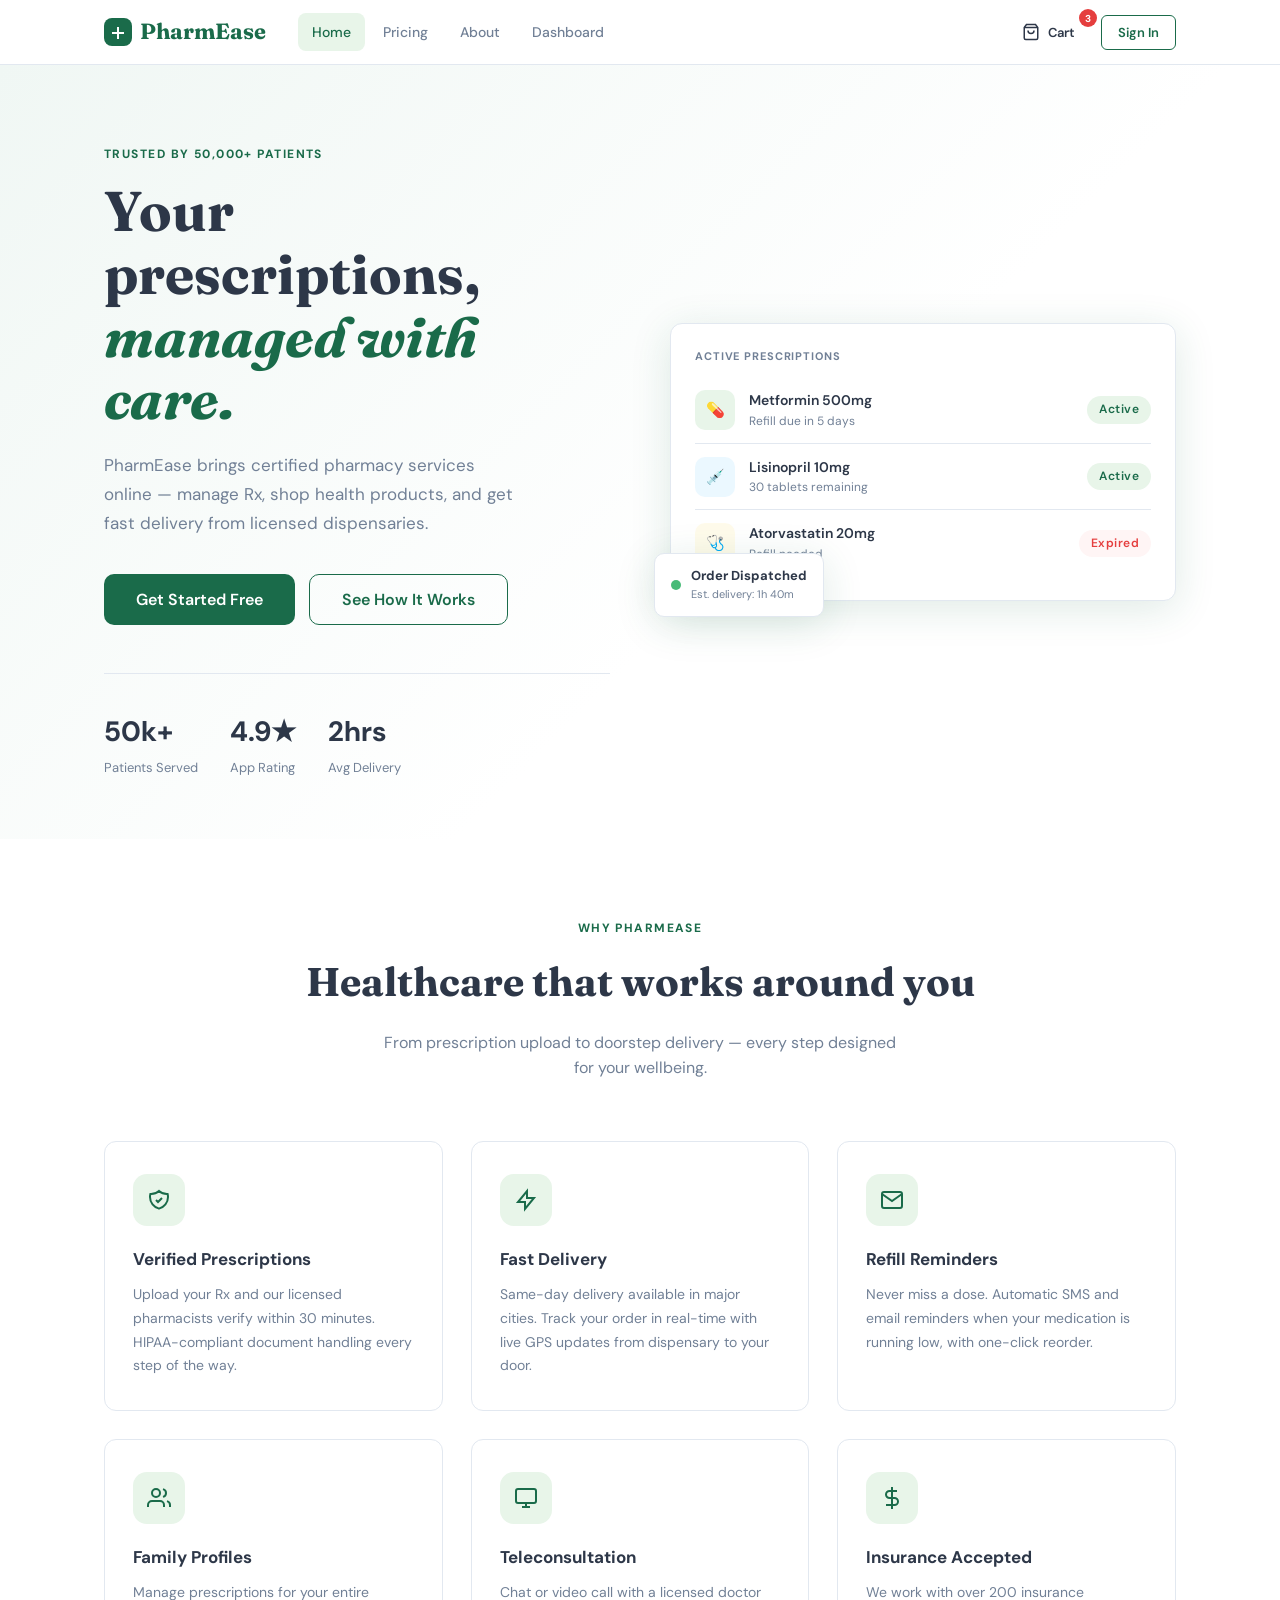
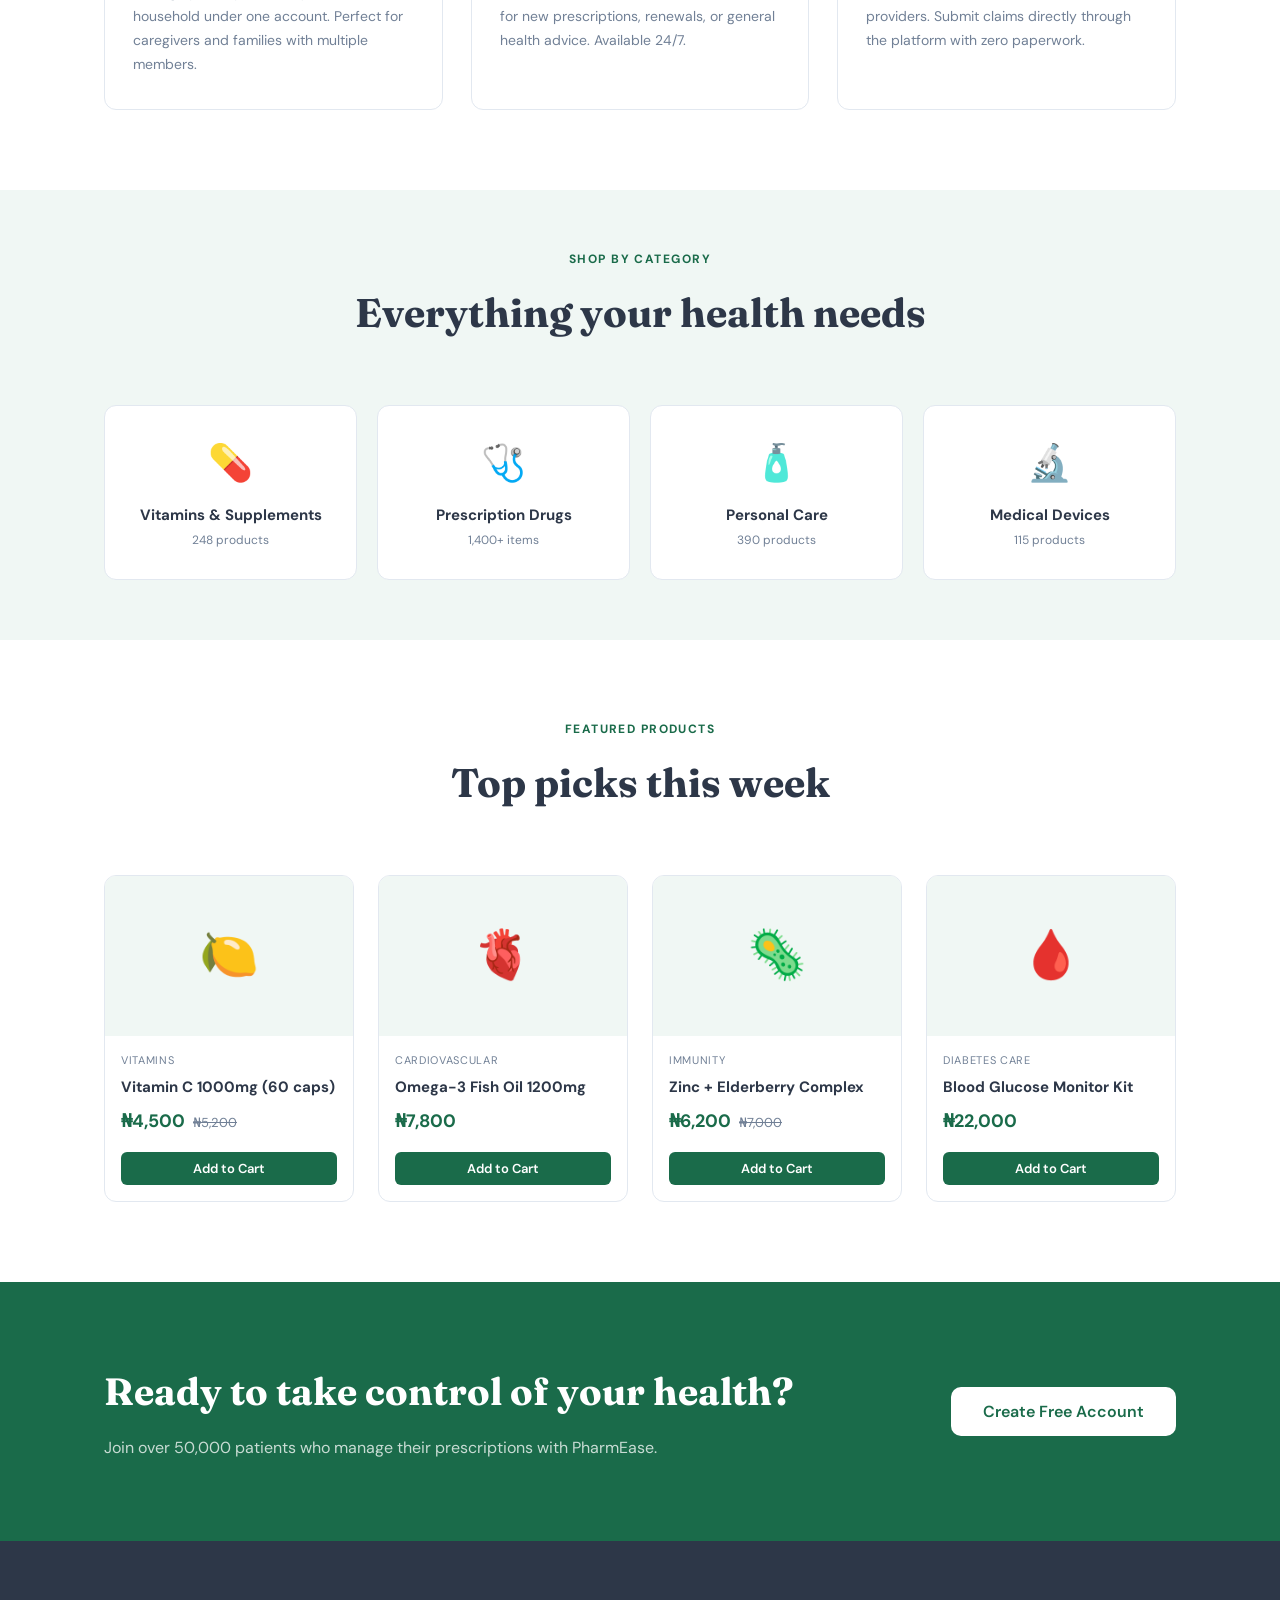
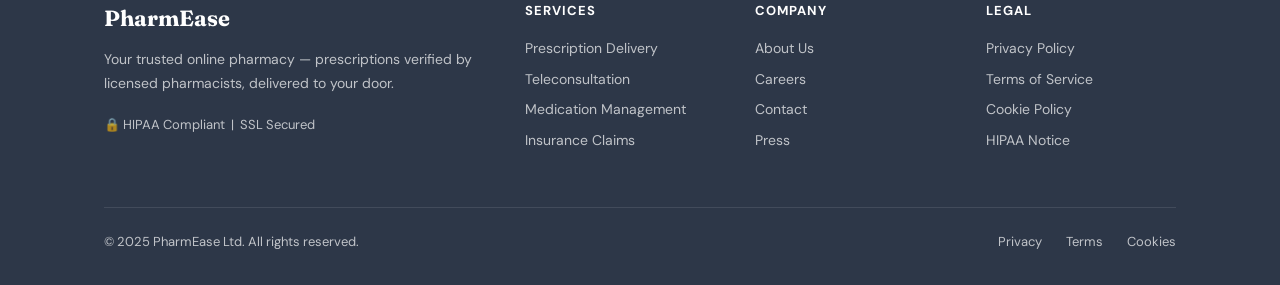
<file: index.html>
<!DOCTYPE html>
<html lang="en">

<head>
  <meta charset="UTF-8" />
  <meta name="viewport" content="width=device-width, initial-scale=1.0" />
  <title>PharmEase — Your Health, Delivered</title>
  <meta name="description" content="PharmEase: Prescription management and health products delivered to your door." />
  <link rel="preconnect" href="https://fonts.googleapis.com" />
  <link
    href="https://fonts.googleapis.com/css2?family=DM+Sans:wght@300;400;500;600;700&family=Fraunces:ital,wght@0,300;0,700;1,300&display=swap"
    rel="stylesheet" />
  <link rel="stylesheet" href="style.css" />
</head>

<body>

  <!-- ═══════════════ NAV ═══════════════ -->
  <nav class="nav" role="navigation" aria-label="Main navigation">
    <div class="container nav-inner">
      <a class="nav-logo" href="#" onclick="showPage('home')">
        <svg width="28" height="28" viewBox="0 0 28 28" fill="none" xmlns="http://www.w3.org/2000/svg">
          <rect width="28" height="28" rx="8" fill="#1A6B4A" />
          <path d="M8 14h5v-5h2v5h5v2h-5v5h-2v-5H8v-2z" fill="white" />
        </svg>
        PharmEase
      </a>
      <div class="nav-links" role="list">
        <a href="#" role="listitem" class="active" id="nav-home"
          onclick="showPage('home');setActiveNav('home')">Home</a>
        <a href="#" role="listitem" id="nav-pricing" onclick="showPage('pricing');setActiveNav('pricing')">Pricing</a>
        <a href="#" role="listitem" id="nav-about" onclick="showPage('about');setActiveNav('about')">About</a>
        <a href="#" role="listitem" id="nav-dashboard"
          onclick="showPage('dashboard');setActiveNav('dashboard')">Dashboard</a>
      </div>
      <div class="nav-actions">
        <button class="btn btn-ghost btn-sm cart-btn"
          onclick="showToast('Cart feature — connect to backend!','warning')" aria-label="View cart">
          <svg width="18" height="18" fill="none" stroke="currentColor" stroke-width="2" viewBox="0 0 24 24">
            <path d="M6 2L3 6v14a2 2 0 002 2h14a2 2 0 002-2V6l-3-4z" />
            <line x1="3" y1="6" x2="21" y2="6" />
            <path d="M16 10a4 4 0 01-8 0" />
          </svg>
          Cart
          <span class="cart-count" id="cartCount">3</span>
        </button>
        <button class="btn btn-outline btn-sm" onclick="showPage('auth');setActiveNav('')">Sign In</button>
        <div class="nav-avatar" title="Jane D." id="userAvatar" style="display:none">JD</div>
      </div>
    </div>
  </nav>

  <!-- ═══════════════ HOME PAGE ═══════════════ -->
  <main id="page-home" class="page active">

    <!-- HERO -->
    <section class="hero" aria-labelledby="hero-title">
      <div class="container hero-inner">
        <div>
          <p class="hero-eyebrow">Trusted by 50,000+ patients</p>
          <h1 id="hero-title" class="hero-title">Your prescriptions,<br><em>managed with care.</em></h1>
          <p class="hero-sub">PharmEase brings certified pharmacy services online — manage Rx, shop health products, and
            get fast delivery from licensed dispensaries.</p>
          <div class="hero-ctas">
            <button class="btn btn-primary btn-lg" onclick="showPage('auth')">Get Started Free</button>
            <button class="btn btn-outline btn-lg" onclick="scrollToSection('features')">See How It Works</button>
          </div>
          <div class="hero-stats">
            <div class="hero-stat"><strong>50k+</strong><span>Patients Served</span></div>
            <div class="hero-stat"><strong>4.9★</strong><span>App Rating</span></div>
            <div class="hero-stat"><strong>2hrs</strong><span>Avg Delivery</span></div>
          </div>
        </div>
        <div class="hero-visual" aria-hidden="true">
          <div class="hero-card">
            <div class="hero-card-label">Active Prescriptions</div>
            <div class="rx-item">
              <div class="rx-icon rx-icon-green">💊</div>
              <div class="rx-info">
                <div class="rx-name">Metformin 500mg</div>
                <div class="rx-sub">Refill due in 5 days</div>
              </div>
              <span class="badge badge-green">Active</span>
            </div>
            <div class="rx-item">
              <div class="rx-icon rx-icon-blue">💉</div>
              <div class="rx-info">
                <div class="rx-name">Lisinopril 10mg</div>
                <div class="rx-sub">30 tablets remaining</div>
              </div>
              <span class="badge badge-green">Active</span>
            </div>
            <div class="rx-item">
              <div class="rx-icon rx-icon-yellow">🩺</div>
              <div class="rx-info">
                <div class="rx-name">Atorvastatin 20mg</div>
                <div class="rx-sub">Refill needed</div>
              </div>
              <span class="badge badge-red">Expired</span>
            </div>
          </div>
          <div class="floating-badge">
            <div class="dot"></div>
            <div>
              <div style="font-size:13px;font-weight:700">Order Dispatched</div>
              <div style="font-size:11px;color:var(--muted)">Est. delivery: 1h 40m</div>
            </div>
          </div>
        </div>
      </div>
    </section>

    <!-- FEATURES -->
    <section class="features" id="features" aria-labelledby="feat-title">
      <div class="container">
        <div class="section-header">
          <p class="section-eyebrow">Why PharmEase</p>
          <h2 id="feat-title" class="section-title">Healthcare that works around you</h2>
          <p class="section-sub">From prescription upload to doorstep delivery — every step designed for your wellbeing.
          </p>
        </div>
        <div class="features-grid">
          <div class="feature-card">
            <div class="feature-icon">
              <svg width="24" height="24" fill="none" stroke="#1A6B4A" stroke-width="2" viewBox="0 0 24 24">
                <path
                  d="M9 12l2 2 4-4m5.618-4.016A11.955 11.955 0 0112 2.944a11.955 11.955 0 01-8.618 3.04A12.02 12.02 0 003 9c0 5.591 3.824 10.29 9 11.622 5.176-1.332 9-6.03 9-11.622 0-1.042-.133-2.052-.382-3.016z" />
              </svg>
            </div>
            <h3 class="feature-title">Verified Prescriptions</h3>
            <p class="feature-text">Upload your Rx and our licensed pharmacists verify within 30 minutes.
              HIPAA-compliant document handling every step of the way.</p>
          </div>
          <div class="feature-card">
            <div class="feature-icon">
              <svg width="24" height="24" fill="none" stroke="#1A6B4A" stroke-width="2" viewBox="0 0 24 24">
                <path d="M13 10V3L4 14h7v7l9-11h-7z" />
              </svg>
            </div>
            <h3 class="feature-title">Fast Delivery</h3>
            <p class="feature-text">Same-day delivery available in major cities. Track your order in real-time with live
              GPS updates from dispensary to your door.</p>
          </div>
          <div class="feature-card">
            <div class="feature-icon">
              <svg width="24" height="24" fill="none" stroke="#1A6B4A" stroke-width="2" viewBox="0 0 24 24">
                <path d="M4 4h16c1.1 0 2 .9 2 2v12c0 1.1-.9 2-2 2H4c-1.1 0-2-.9-2-2V6c0-1.1.9-2 2-2z" />
                <polyline points="22,6 12,13 2,6" />
              </svg>
            </div>
            <h3 class="feature-title">Refill Reminders</h3>
            <p class="feature-text">Never miss a dose. Automatic SMS and email reminders when your medication is running
              low, with one-click reorder.</p>
          </div>
          <div class="feature-card">
            <div class="feature-icon">
              <svg width="24" height="24" fill="none" stroke="#1A6B4A" stroke-width="2" viewBox="0 0 24 24">
                <path d="M17 21v-2a4 4 0 00-4-4H5a4 4 0 00-4 4v2" />
                <circle cx="9" cy="7" r="4" />
                <path d="M23 21v-2a4 4 0 00-3-3.87" />
                <path d="M16 3.13a4 4 0 010 7.75" />
              </svg>
            </div>
            <h3 class="feature-title">Family Profiles</h3>
            <p class="feature-text">Manage prescriptions for your entire household under one account. Perfect for
              caregivers and families with multiple members.</p>
          </div>
          <div class="feature-card">
            <div class="feature-icon">
              <svg width="24" height="24" fill="none" stroke="#1A6B4A" stroke-width="2" viewBox="0 0 24 24">
                <rect x="2" y="3" width="20" height="14" rx="2" ry="2" />
                <line x1="8" y1="21" x2="16" y2="21" />
                <line x1="12" y1="17" x2="12" y2="21" />
              </svg>
            </div>
            <h3 class="feature-title">Teleconsultation</h3>
            <p class="feature-text">Chat or video call with a licensed doctor for new prescriptions, renewals, or
              general health advice. Available 24/7.</p>
          </div>
          <div class="feature-card">
            <div class="feature-icon">
              <svg width="24" height="24" fill="none" stroke="#1A6B4A" stroke-width="2" viewBox="0 0 24 24">
                <line x1="12" y1="1" x2="12" y2="23" />
                <path d="M17 5H9.5a3.5 3.5 0 000 7h5a3.5 3.5 0 010 7H6" />
              </svg>
            </div>
            <h3 class="feature-title">Insurance Accepted</h3>
            <p class="feature-text">We work with over 200 insurance providers. Submit claims directly through the
              platform with zero paperwork.</p>
          </div>
        </div>
      </div>
    </section>

    <!-- CATEGORIES -->
    <section class="categories" aria-labelledby="cat-title">
      <div class="container">
        <div class="section-header">
          <p class="section-eyebrow">Shop by Category</p>
          <h2 id="cat-title" class="section-title">Everything your health needs</h2>
        </div>
        <div class="categories-grid">
          <div class="cat-card" role="button" tabindex="0" onclick="showToast('Browse Vitamins & Supplements')">
            <div class="cat-icon">💊</div>
            <div class="cat-name">Vitamins & Supplements</div>
            <div class="cat-count">248 products</div>
          </div>
          <div class="cat-card" role="button" tabindex="0" onclick="showToast('Browse Prescription Drugs')">
            <div class="cat-icon">🩺</div>
            <div class="cat-name">Prescription Drugs</div>
            <div class="cat-count">1,400+ items</div>
          </div>
          <div class="cat-card" role="button" tabindex="0" onclick="showToast('Browse Personal Care')">
            <div class="cat-icon">🧴</div>
            <div class="cat-name">Personal Care</div>
            <div class="cat-count">390 products</div>
          </div>
          <div class="cat-card" role="button" tabindex="0" onclick="showToast('Browse Medical Devices')">
            <div class="cat-icon">🔬</div>
            <div class="cat-name">Medical Devices</div>
            <div class="cat-count">115 products</div>
          </div>
        </div>
      </div>
    </section>

    <!-- PRODUCTS -->
    <section class="products-section" aria-labelledby="prod-title">
      <div class="container">
        <div class="section-header">
          <p class="section-eyebrow">Featured Products</p>
          <h2 id="prod-title" class="section-title">Top picks this week</h2>
        </div>
        <div class="products-grid">
          <div class="product-card">
            <div class="product-img">🍋</div>
            <div class="product-body">
              <div class="product-cat">Vitamins</div>
              <div class="product-name">Vitamin C 1000mg (60 caps)</div>
              <div><span class="product-price">₦4,500</span><span class="product-old">₦5,200</span></div>
            </div>
            <div class="product-footer">
              <button class="btn btn-primary btn-sm" style="flex:1" onclick="addToCart()">Add to Cart</button>
            </div>
          </div>
          <div class="product-card">
            <div class="product-img">🫀</div>
            <div class="product-body">
              <div class="product-cat">Cardiovascular</div>
              <div class="product-name">Omega-3 Fish Oil 1200mg</div>
              <div><span class="product-price">₦7,800</span></div>
            </div>
            <div class="product-footer">
              <button class="btn btn-primary btn-sm" style="flex:1" onclick="addToCart()">Add to Cart</button>
            </div>
          </div>
          <div class="product-card">
            <div class="product-img">🦠</div>
            <div class="product-body">
              <div class="product-cat">Immunity</div>
              <div class="product-name">Zinc + Elderberry Complex</div>
              <div><span class="product-price">₦6,200</span><span class="product-old">₦7,000</span></div>
            </div>
            <div class="product-footer">
              <button class="btn btn-primary btn-sm" style="flex:1" onclick="addToCart()">Add to Cart</button>
            </div>
          </div>
          <div class="product-card">
            <div class="product-img">🩸</div>
            <div class="product-body">
              <div class="product-cat">Diabetes Care</div>
              <div class="product-name">Blood Glucose Monitor Kit</div>
              <div><span class="product-price">₦22,000</span></div>
            </div>
            <div class="product-footer">
              <button class="btn btn-primary btn-sm" style="flex:1" onclick="addToCart()">Add to Cart</button>
            </div>
          </div>
        </div>
      </div>
    </section>

    <!-- CTA BANNER -->
    <section class="cta-banner" aria-label="Call to action">
      <div class="container cta-inner">
        <div>
          <h2 class="cta-title">Ready to take control of your health?</h2>
          <p class="cta-sub">Join over 50,000 patients who manage their prescriptions with PharmEase.</p>
        </div>
        <div style="display:flex;gap:14px;flex-shrink:0">
          <button class="btn btn-white btn-lg" onclick="showPage('auth')">Create Free Account</button>
        </div>
      </div>
    </section>

    <!-- FOOTER -->
    <footer class="footer" role="contentinfo">
      <div class="container">
        <div class="footer-grid">
          <div>
            <div class="footer-brand">PharmEase</div>
            <p class="footer-desc">Your trusted online pharmacy — prescriptions verified by licensed pharmacists,
              delivered to your door.</p>
            <p style="font-size:13px">🔒 HIPAA Compliant &nbsp;|&nbsp; SSL Secured</p>
          </div>
          <div>
            <div class="footer-col-title">Services</div>
            <a class="footer-link" href="#">Prescription Delivery</a>
            <a class="footer-link" href="#">Teleconsultation</a>
            <a class="footer-link" href="#">Medication Management</a>
            <a class="footer-link" href="#">Insurance Claims</a>
          </div>
          <div>
            <div class="footer-col-title">Company</div>
            <a class="footer-link" href="#" onclick="showPage('about')">About Us</a>
            <a class="footer-link" href="#">Careers</a>
            <a class="footer-link" href="#" onclick="showPage('about')">Contact</a>
            <a class="footer-link" href="#">Press</a>
          </div>
          <div>
            <div class="footer-col-title">Legal</div>
            <a class="footer-link" href="#">Privacy Policy</a>
            <a class="footer-link" href="#">Terms of Service</a>
            <a class="footer-link" href="#">Cookie Policy</a>
            <a class="footer-link" href="#">HIPAA Notice</a>
          </div>
        </div>
        <div class="footer-bottom">
          <span>© 2025 PharmEase Ltd. All rights reserved.</span>
          <div class="footer-legal">
            <a href="#">Privacy</a>
            <a href="#">Terms</a>
            <a href="#">Cookies</a>
          </div>
        </div>
      </div>
    </footer>
  </main>

  <!-- ═══════════════ AUTH PAGE ═══════════════ -->
  <div id="page-auth" class="page">
    <div class="auth-page">
      <div class="auth-card" role="main">
        <div class="auth-tabs" role="tablist" aria-label="Authentication options">
          <button class="auth-tab active" role="tab" aria-selected="true" id="tab-login"
            onclick="switchAuthTab('login')">Sign In</button>
          <button class="auth-tab" role="tab" aria-selected="false" id="tab-register"
            onclick="switchAuthTab('register')">Register</button>
        </div>
        <div class="auth-body">

          <!-- LOGIN -->
          <div class="auth-panel active" id="panel-login">
            <h1 class="auth-title">Welcome back</h1>
            <p class="auth-sub">Sign in to manage your prescriptions and orders.</p>
            <div>
              <div class="form-group">
                <label class="form-label" for="login-email">Email address</label>
                <div class="input-group">
                  <svg class="input-icon" width="16" height="16" fill="none" stroke="currentColor" stroke-width="2"
                    viewBox="0 0 24 24">
                    <path d="M4 4h16c1.1 0 2 .9 2 2v12c0 1.1-.9 2-2 2H4c-1.1 0-2-.9-2-2V6c0-1.1.9-2 2-2z" />
                    <polyline points="22,6 12,13 2,6" />
                  </svg>
                  <input type="email" id="login-email" class="form-input" placeholder="you@example.com"
                    autocomplete="email" aria-required="true" />
                </div>
              </div>
              <div class="form-group">
                <label class="form-label" for="login-password">Password <a href="#"
                    style="float:right;font-size:12px;color:var(--green)">Forgot password?</a></label>
                <div class="input-group">
                  <svg class="input-icon" width="16" height="16" fill="none" stroke="currentColor" stroke-width="2"
                    viewBox="0 0 24 24">
                    <rect x="3" y="11" width="18" height="11" rx="2" ry="2" />
                    <path d="M7 11V7a5 5 0 0110 0v4" />
                  </svg>
                  <input type="password" id="login-password" class="form-input" placeholder="••••••••"
                    autocomplete="current-password" aria-required="true" />
                  <button class="password-toggle" onclick="togglePw('login-password')" type="button"
                    aria-label="Show password">👁</button>
                </div>
              </div>
              <div class="form-check" style="margin-bottom:20px">
                <input type="checkbox" id="remember" />
                <label for="remember">Remember me on this device</label>
              </div>
              <button class="btn btn-primary" style="width:100%" onclick="handleLogin()">Sign In</button>
            </div>
            <div class="divider">or continue with</div>
            <button class="social-btn" onclick="showToast('Google OAuth — connect to backend!','warning')">
              <svg width="18" height="18" viewBox="0 0 24 24">
                <path fill="#4285F4"
                  d="M22.56 12.25c0-.78-.07-1.53-.2-2.25H12v4.26h5.92c-.26 1.37-1.04 2.53-2.21 3.31v2.77h3.57c2.08-1.92 3.28-4.74 3.28-8.09z" />
                <path fill="#34A853"
                  d="M12 23c2.97 0 5.46-.98 7.28-2.66l-3.57-2.77c-.98.66-2.23 1.06-3.71 1.06-2.86 0-5.29-1.93-6.16-4.53H2.18v2.84C3.99 20.53 7.7 23 12 23z" />
                <path fill="#FBBC05"
                  d="M5.84 14.09c-.22-.66-.35-1.36-.35-2.09s.13-1.43.35-2.09V7.07H2.18C1.43 8.55 1 10.22 1 12s.43 3.45 1.18 4.93l2.85-2.22.81-.62z" />
                <path fill="#EA4335"
                  d="M12 5.38c1.62 0 3.06.56 4.21 1.64l3.15-3.15C17.45 2.09 14.97 1 12 1 7.7 1 3.99 3.47 2.18 7.07l3.66 2.84c.87-2.6 3.3-4.53 6.16-4.53z" />
              </svg>
              Continue with Google
            </button>
            <div class="security-note">
              <svg width="16" height="16" fill="none" stroke="currentColor" stroke-width="2" viewBox="0 0 24 24">
                <path d="M12 22s8-4 8-10V5l-8-3-8 3v7c0 6 8 10 8 10z" />
              </svg>
              Your data is encrypted with AES-256 and protected under HIPAA regulations.
            </div>
          </div>

          <!-- REGISTER -->
          <div class="auth-panel" id="panel-register">
            <h1 class="auth-title">Create account</h1>
            <p class="auth-sub">Join PharmEase — it's free to get started.</p>
            <div class="form-row">
              <div class="form-group">
                <label class="form-label" for="reg-fname">First Name</label>
                <input type="text" id="reg-fname" class="form-input" placeholder="Jane" autocomplete="given-name"
                  aria-required="true" />
              </div>
              <div class="form-group">
                <label class="form-label" for="reg-lname">Last Name</label>
                <input type="text" id="reg-lname" class="form-input" placeholder="Doe" autocomplete="family-name"
                  aria-required="true" />
              </div>
            </div>
            <div class="form-group">
              <label class="form-label" for="reg-email">Email address</label>
              <input type="email" id="reg-email" class="form-input" placeholder="you@example.com" autocomplete="email"
                aria-required="true" />
            </div>
            <div class="form-group">
              <label class="form-label" for="reg-phone">Phone Number</label>
              <input type="tel" id="reg-phone" class="form-input" placeholder="+234 800 000 0000" autocomplete="tel" />
            </div>
            <div class="form-group">
              <label class="form-label" for="reg-password">Password</label>
              <div class="input-group">
                <svg class="input-icon" width="16" height="16" fill="none" stroke="currentColor" stroke-width="2"
                  viewBox="0 0 24 24">
                  <rect x="3" y="11" width="18" height="11" rx="2" ry="2" />
                  <path d="M7 11V7a5 5 0 0110 0v4" />
                </svg>
                <input type="password" id="reg-password" class="form-input" placeholder="Min. 8 characters"
                  autocomplete="new-password" aria-required="true" />
                <button class="password-toggle" onclick="togglePw('reg-password')" type="button"
                  aria-label="Show password">👁</button>
              </div>
              <div id="pw-strength"
                style="margin-top:6px;height:4px;border-radius:2px;background:var(--border);overflow:hidden">
                <div id="pw-fill" style="height:100%;width:0%;background:var(--green);transition:width .3s"></div>
              </div>
            </div>
            <div class="form-check" style="margin-bottom:20px">
              <input type="checkbox" id="terms" aria-required="true" />
              <label for="terms">I agree to the <a href="#" style="color:var(--green)">Terms of Service</a> and <a
                  href="#" style="color:var(--green)">Privacy Policy</a></label>
            </div>
            <button class="btn btn-primary" style="width:100%" onclick="handleRegister()">Create Account</button>
            <div class="security-note">
              <svg width="16" height="16" fill="none" stroke="currentColor" stroke-width="2" viewBox="0 0 24 24">
                <path d="M12 22s8-4 8-10V5l-8-3-8 3v7c0 6 8 10 8 10z" />
              </svg>
              HIPAA-compliant registration. We never sell your health data.
            </div>
          </div>
        </div>
      </div>
    </div>
  </div>

  <!-- ═══════════════ DASHBOARD ═══════════════ -->
  <div id="page-dashboard" class="page">
    <div class="dashboard-layout">
      <!-- SIDEBAR -->
      <aside class="sidebar" aria-label="Dashboard navigation">
        <div class="sidebar-section">
          <div class="sidebar-label">Overview</div>
          <div class="sidebar-link active" onclick="switchDashPanel('overview')" tabindex="0" role="button">
            <svg width="18" height="18" fill="none" stroke="currentColor" stroke-width="2" viewBox="0 0 24 24">
              <rect x="3" y="3" width="7" height="7" />
              <rect x="14" y="3" width="7" height="7" />
              <rect x="14" y="14" width="7" height="7" />
              <rect x="3" y="14" width="7" height="7" />
            </svg>
            Dashboard
          </div>
          <div class="sidebar-link" onclick="switchDashPanel('prescriptions');showPage('prescriptions')" tabindex="0"
            role="button">
            <svg width="18" height="18" fill="none" stroke="currentColor" stroke-width="2" viewBox="0 0 24 24">
              <path
                d="M9 12l2 2 4-4m5.618-4.016A11.955 11.955 0 0112 2.944a11.955 11.955 0 01-8.618 3.04A12.02 12.02 0 003 9c0 5.591 3.824 10.29 9 11.622 5.176-1.332 9-6.03 9-11.622 0-1.042-.133-2.052-.382-3.016z" />
            </svg>
            Prescriptions
            <span class="sidebar-badge">2</span>
          </div>
          <div class="sidebar-link" onclick="showToast('Orders page — connect to backend!')" tabindex="0" role="button">
            <svg width="18" height="18" fill="none" stroke="currentColor" stroke-width="2" viewBox="0 0 24 24">
              <path d="M6 2L3 6v14a2 2 0 002 2h14a2 2 0 002-2V6l-3-4z" />
              <line x1="3" y1="6" x2="21" y2="6" />
              <path d="M16 10a4 4 0 01-8 0" />
            </svg>
            Orders
          </div>
          <div class="sidebar-link" onclick="showToast('Messages — connect to backend!')" tabindex="0" role="button">
            <svg width="18" height="18" fill="none" stroke="currentColor" stroke-width="2" viewBox="0 0 24 24">
              <path d="M21 15a2 2 0 01-2 2H7l-4 4V5a2 2 0 012-2h14a2 2 0 012 2z" />
            </svg>
            Messages
            <span class="sidebar-badge">3</span>
          </div>
        </div>
        <div class="sidebar-section">
          <div class="sidebar-label">Account</div>
          <div class="sidebar-link" onclick="showToast('Profile — connect to backend!')" tabindex="0" role="button">
            <svg width="18" height="18" fill="none" stroke="currentColor" stroke-width="2" viewBox="0 0 24 24">
              <path d="M20 21v-2a4 4 0 00-4-4H8a4 4 0 00-4 4v2" />
              <circle cx="12" cy="7" r="4" />
            </svg>
            Profile
          </div>
          <div class="sidebar-link" onclick="showToast('Settings — connect to backend!')" tabindex="0" role="button">
            <svg width="18" height="18" fill="none" stroke="currentColor" stroke-width="2" viewBox="0 0 24 24">
              <circle cx="12" cy="12" r="3" />
              <path
                d="M19.4 15a1.65 1.65 0 00.33 1.82l.06.06a2 2 0 010 2.83 2 2 0 01-2.83 0l-.06-.06a1.65 1.65 0 00-1.82-.33 1.65 1.65 0 00-1 1.51V21a2 2 0 01-4 0v-.09A1.65 1.65 0 009 19.4a1.65 1.65 0 00-1.82.33l-.06.06a2 2 0 01-2.83 0 2 2 0 010-2.83l.06-.06A1.65 1.65 0 004.68 15a1.65 1.65 0 00-1.51-1H3a2 2 0 010-4h.09A1.65 1.65 0 004.6 9a1.65 1.65 0 00-.33-1.82l-.06-.06a2 2 0 010-2.83 2 2 0 012.83 0l.06.06A1.65 1.65 0 009 4.68a1.65 1.65 0 001-1.51V3a2 2 0 014 0v.09a1.65 1.65 0 001 1.51 1.65 1.65 0 001.82-.33l.06-.06a2 2 0 012.83 0 2 2 0 010 2.83l-.06.06A1.65 1.65 0 0019.4 9a1.65 1.65 0 001.51 1H21a2 2 0 010 4h-.09a1.65 1.65 0 00-1.51 1z" />
            </svg>
            Settings
          </div>
          <div class="sidebar-link" style="color:var(--red)" onclick="handleLogout()" tabindex="0" role="button">
            <svg width="18" height="18" fill="none" stroke="currentColor" stroke-width="2" viewBox="0 0 24 24">
              <path d="M9 21H5a2 2 0 01-2-2V5a2 2 0 012-2h4" />
              <polyline points="16 17 21 12 16 7" />
              <line x1="21" y1="12" x2="9" y2="12" />
            </svg>
            Sign Out
          </div>
        </div>
      </aside>

      <!-- MAIN CONTENT -->
      <div class="dash-main" role="main">
        <div class="dash-header">
          <div>
            <div class="dash-greeting">Good morning, Jane 👋</div>
            <div class="dash-sub">Here's what's happening with your health today.</div>
          </div>
          <button class="btn btn-primary" onclick="showPage('prescriptions')">
            <svg width="16" height="16" fill="none" stroke="currentColor" stroke-width="2" viewBox="0 0 24 24">
              <line x1="12" y1="5" x2="12" y2="19" />
              <line x1="5" y1="12" x2="19" y2="12" />
            </svg>
            Upload Rx
          </button>
        </div>

        <div class="stats-row">
          <div class="stat-card">
            <div class="stat-label">Active Rx</div>
            <div class="stat-val" style="color:var(--green)">4</div>
            <div class="stat-delta delta-up">↑ 1 new this month</div>
          </div>
          <div class="stat-card">
            <div class="stat-label">Pending Orders</div>
            <div class="stat-val" style="color:var(--blue)">2</div>
            <div class="stat-delta" style="color:var(--muted)">Est. delivery today</div>
          </div>
          <div class="stat-card">
            <div class="stat-label">Refills Due</div>
            <div class="stat-val" style="color:var(--yellow)">1</div>
            <div class="stat-delta delta-down">⚠ Within 5 days</div>
          </div>
          <div class="stat-card">
            <div class="stat-label">Total Spent</div>
            <div class="stat-val">₦42k</div>
            <div class="stat-delta delta-up">↑ vs last month</div>
          </div>
        </div>

        <div class="dash-grid">
          <div class="dash-card">
            <div class="dash-card-title">
              Recent Orders
              <button class="btn btn-ghost btn-sm" onclick="showToast('Full orders page — connect to backend!')">View
                All</button>
            </div>
            <div class="order-list">
              <div class="order-row">
                <div class="order-icon">💊</div>
                <div class="order-meta">
                  <div class="order-name">Metformin 500mg × 60</div>
                  <div class="order-detail">Order #ORD-7821 · Jun 20, 2025</div>
                </div>
                <span class="badge badge-green">Delivered</span>
                <div class="order-price">₦8,400</div>
              </div>
              <div class="order-row">
                <div class="order-icon">🧴</div>
                <div class="order-meta">
                  <div class="order-name">Vitamin C 1000mg + Zinc</div>
                  <div class="order-detail">Order #ORD-7819 · Jun 18, 2025</div>
                </div>
                <span class="badge badge-yellow">In Transit</span>
                <div class="order-price">₦6,200</div>
              </div>
              <div class="order-row">
                <div class="order-icon">🩺</div>
                <div class="order-meta">
                  <div class="order-name">Blood Pressure Monitor</div>
                  <div class="order-detail">Order #ORD-7805 · Jun 14, 2025</div>
                </div>
                <span class="badge badge-green">Delivered</span>
                <div class="order-price">₦22,000</div>
              </div>
            </div>
          </div>

          <div class="dash-card">
            <div class="dash-card-title">Quick Actions</div>
            <div class="quick-list">
              <div class="quick-item">
                <div class="quick-item-dot"></div>
                <div class="quick-item-text">Refill Lisinopril 10mg</div>
                <button class="btn btn-primary btn-sm" onclick="showToast('Refill added to cart!')">Refill</button>
              </div>
              <div class="quick-item">
                <div class="quick-item-dot" style="background:var(--yellow)"></div>
                <div class="quick-item-text">Upload new Rx</div>
                <button class="btn btn-outline btn-sm" onclick="showPage('prescriptions')">Upload</button>
              </div>
              <div class="quick-item">
                <div class="quick-item-dot" style="background:var(--blue)"></div>
                <div class="quick-item-text">Book teleconsult</div>
                <button class="btn btn-ghost btn-sm" onclick="showToast('Booking — connect to backend!')">Book</button>
              </div>
              <div class="quick-item">
                <div class="quick-item-dot" style="background:var(--muted)"></div>
                <div class="quick-item-text">Track Order #7819</div>
                <button class="btn btn-ghost btn-sm"
                  onclick="showToast('Live tracking — connect to backend!')">Track</button>
              </div>
            </div>
          </div>
        </div>
      </div>
    </div>
  </div>

  <!-- ═══════════════ PRESCRIPTIONS PAGE ═══════════════ -->
  <div id="page-prescriptions" class="page">
    <div class="dashboard-layout">
      <aside class="sidebar" aria-label="Prescription navigation">
        <div class="sidebar-section">
          <div class="sidebar-label">Overview</div>
          <div class="sidebar-link" onclick="showPage('dashboard')" tabindex="0" role="button">
            <svg width="18" height="18" fill="none" stroke="currentColor" stroke-width="2" viewBox="0 0 24 24">
              <rect x="3" y="3" width="7" height="7" />
              <rect x="14" y="3" width="7" height="7" />
              <rect x="14" y="14" width="7" height="7" />
              <rect x="3" y="14" width="7" height="7" />
            </svg>
            Dashboard
          </div>
          <div class="sidebar-link active" tabindex="0" role="button">
            <svg width="18" height="18" fill="none" stroke="currentColor" stroke-width="2" viewBox="0 0 24 24">
              <path
                d="M9 12l2 2 4-4m5.618-4.016A11.955 11.955 0 0112 2.944a11.955 11.955 0 01-8.618 3.04A12.02 12.02 0 003 9c0 5.591 3.824 10.29 9 11.622 5.176-1.332 9-6.03 9-11.622 0-1.042-.133-2.052-.382-3.016z" />
            </svg>
            Prescriptions
            <span class="sidebar-badge">2</span>
          </div>
          <div class="sidebar-link" onclick="showToast('Orders — connect to backend!')" tabindex="0" role="button">
            <svg width="18" height="18" fill="none" stroke="currentColor" stroke-width="2" viewBox="0 0 24 24">
              <path d="M6 2L3 6v14a2 2 0 002 2h14a2 2 0 002-2V6l-3-4z" />
              <line x1="3" y1="6" x2="21" y2="6" />
              <path d="M16 10a4 4 0 01-8 0" />
            </svg>
            Orders
          </div>
        </div>
      </aside>

      <div class="rx-page" role="main">
        <div class="dash-header">
          <div>
            <div class="dash-greeting">Prescription Management</div>
            <div class="dash-sub">Track, upload, and refill your prescriptions.</div>
          </div>
          <button class="btn btn-primary" onclick="openModal()">
            <svg width="16" height="16" fill="none" stroke="currentColor" stroke-width="2" viewBox="0 0 24 24">
              <line x1="12" y1="5" x2="12" y2="19" />
              <line x1="5" y1="12" x2="19" y2="12" />
            </svg>
            New Prescription
          </button>
        </div>

        <!-- UPLOAD ZONE -->
        <div class="upload-zone" id="uploadZone" ondragover="dragOver(event)" ondragleave="dragLeave(event)"
          ondrop="dropFile(event)" onclick="document.getElementById('fileInput').click()" role="button" tabindex="0"
          aria-label="Upload prescription file">
          <div class="upload-icon">📋</div>
          <div class="upload-title">Upload your prescription</div>
          <div class="upload-sub">Drag & drop PDF/JPG or <strong style="color:var(--green)">click to browse</strong> ·
            Max 10MB</div>
          <div class="upload-sub" style="margin-top:4px;font-size:11px;color:var(--muted)">🔒 End-to-end encrypted ·
            HIPAA compliant</div>
        </div>
        <input type="file" id="fileInput" style="display:none" accept=".pdf,.jpg,.jpeg,.png"
          onchange="handleFileSelect(event)" />
        <div class="uploaded-files" id="uploadedFiles"></div>

        <!-- RX TOOLBAR -->
        <div class="rx-toolbar">
          <div class="rx-search">
            <svg class="rx-search-icon" width="16" height="16" fill="none" stroke="currentColor" stroke-width="2"
              viewBox="0 0 24 24">
              <circle cx="11" cy="11" r="8" />
              <line x1="21" y1="21" x2="16.65" y2="16.65" />
            </svg>
            <input type="text" placeholder="Search prescriptions…" oninput="filterRx(this.value)"
              aria-label="Search prescriptions" />
          </div>
          <select class="rx-filter" onchange="showToast('Filter applied: '+this.value)" aria-label="Filter by status">
            <option>All Status</option>
            <option>Active</option>
            <option>Expired</option>
            <option>Pending Verification</option>
          </select>
          <select class="rx-filter" aria-label="Sort by">
            <option>Sort: Newest</option>
            <option>Sort: A–Z</option>
            <option>Sort: Expiry</option>
          </select>
        </div>

        <!-- RX CARDS — signature capsule progress bars -->
        <div class="rx-cards" id="rxCards">
          <div class="rx-card" data-name="metformin">
            <div class="rx-card-head">
              <div>
                <div class="rx-card-name">Metformin 500mg</div>
                <div style="font-size:12px;color:var(--muted)">Dr. Amaka Obi · Lagos Clinic</div>
              </div>
              <span class="badge badge-green">Active</span>
            </div>
            <div class="rx-card-body">
              <div class="rx-detail-row"><span>Dosage</span><span>500mg twice daily</span></div>
              <div class="rx-detail-row"><span>Prescribed</span><span>Jun 1, 2025</span></div>
              <div class="rx-detail-row"><span>Expires</span><span>Dec 1, 2025</span></div>
              <div class="rx-detail-row"><span>Refills Left</span><span>4 of 6</span></div>
              <div class="capsule-track" title="42 of 60 tablets remaining" aria-label="42 of 60 tablets remaining">
                <div class="capsule-fill" style="width:70%"></div>
              </div>
              <div class="capsule-labels"><span>0 tablets</span><span>42 left</span><span>60 tablets</span></div>
            </div>
            <div class="rx-actions">
              <button class="btn btn-primary btn-sm" style="flex:1"
                onclick="showToast('Refill added to cart! 🛒')">Refill Now</button>
              <button class="btn btn-outline btn-sm"
                onclick="showToast('Rx details — connect to backend!')">Details</button>
            </div>
          </div>

          <div class="rx-card" data-name="lisinopril">
            <div class="rx-card-head">
              <div>
                <div class="rx-card-name">Lisinopril 10mg</div>
                <div style="font-size:12px;color:var(--muted)">Dr. Chidi Nwosu · Heart Clinic</div>
              </div>
              <span class="badge badge-yellow">Refill Soon</span>
            </div>
            <div class="rx-card-body">
              <div class="rx-detail-row"><span>Dosage</span><span>10mg once daily</span></div>
              <div class="rx-detail-row"><span>Prescribed</span><span>May 15, 2025</span></div>
              <div class="rx-detail-row"><span>Expires</span><span>Nov 15, 2025</span></div>
              <div class="rx-detail-row"><span>Refills Left</span><span>2 of 3</span></div>
              <div class="capsule-track" title="8 of 30 tablets remaining" aria-label="8 of 30 tablets remaining">
                <div class="capsule-fill"
                  style="width:27%;background:linear-gradient(90deg,var(--yellow) 0%,#F6AD55 100%)"></div>
              </div>
              <div class="capsule-labels"><span>0 tablets</span><span>8 left</span><span>30 tablets</span></div>
            </div>
            <div class="rx-actions">
              <button class="btn btn-primary btn-sm" style="flex:1"
                onclick="showToast('Refill added to cart! 🛒')">Refill Now</button>
              <button class="btn btn-outline btn-sm"
                onclick="showToast('Rx details — connect to backend!')">Details</button>
            </div>
          </div>

          <div class="rx-card" data-name="atorvastatin">
            <div class="rx-card-head">
              <div>
                <div class="rx-card-name">Atorvastatin 20mg</div>
                <div style="font-size:12px;color:var(--muted)">Dr. Ngozi Eze · General Hospital</div>
              </div>
              <span class="badge badge-red">Expired</span>
            </div>
            <div class="rx-card-body">
              <div class="rx-detail-row"><span>Dosage</span><span>20mg at bedtime</span></div>
              <div class="rx-detail-row"><span>Prescribed</span><span>Jan 10, 2025</span></div>
              <div class="rx-detail-row"><span>Expired</span><span style="color:var(--red)">Jun 10, 2025</span></div>
              <div class="rx-detail-row"><span>Refills Left</span><span>0 of 2</span></div>
              <div class="capsule-track" title="0 of 30 tablets remaining">
                <div class="capsule-fill" style="width:0%;background:var(--red)"></div>
              </div>
              <div class="capsule-labels"><span>0 tablets</span><span>0 left</span><span>30 tablets</span></div>
            </div>
            <div class="rx-actions">
              <button class="btn btn-outline btn-sm" style="flex:1"
                onclick="showToast('Renewal request sent to your doctor!')">Request Renewal</button>
              <button class="btn btn-ghost btn-sm" onclick="openModal()">New Rx</button>
            </div>
          </div>
        </div>
      </div>
    </div>
  </div>

  <!-- ═══════════════ PRICING PAGE ═══════════════ -->
  <div id="page-pricing" class="page">
    <section class="pricing-page">
      <div class="container">
        <div class="section-header">
          <p class="section-eyebrow">Transparent Pricing</p>
          <h1 class="section-title">Plans that fit your health journey</h1>
          <p class="section-sub">No hidden fees. Cancel anytime. Your health, your pace.</p>
        </div>

        <div class="billing-toggle" role="group" aria-label="Billing period">
          <span class="billing-label">Monthly</span>
          <div class="toggle-track" id="billingToggle" onclick="toggleBilling()" role="switch" tabindex="0"
            aria-checked="false" aria-label="Switch to annual billing">
            <div class="toggle-thumb"></div>
          </div>
          <span class="billing-label">Annual <span class="billing-save">Save 20%</span></span>
        </div>

        <div class="plans-grid">
          <div class="plan-card">
            <div class="plan-name">Basic</div>
            <div class="plan-price" id="price-basic">₦0<span class="plan-period">/mo</span></div>
            <p class="plan-desc">Perfect for individuals managing a few prescriptions with standard delivery.</p>
            <div class="plan-features">
              <div class="plan-feature"><svg width="16" height="16" fill="none" stroke="currentColor" stroke-width="2.5"
                  viewBox="0 0 24 24">
                  <polyline points="20 6 9 17 4 12" />
                </svg>Up to 3 active prescriptions</div>
              <div class="plan-feature"><svg width="16" height="16" fill="none" stroke="currentColor" stroke-width="2.5"
                  viewBox="0 0 24 24">
                  <polyline points="20 6 9 17 4 12" />
                </svg>Standard delivery (3–5 days)</div>
              <div class="plan-feature"><svg width="16" height="16" fill="none" stroke="currentColor" stroke-width="2.5"
                  viewBox="0 0 24 24">
                  <polyline points="20 6 9 17 4 12" />
                </svg>Email refill reminders</div>
              <div class="plan-feature off"><svg width="16" height="16" fill="none" stroke="currentColor"
                  stroke-width="2.5" viewBox="0 0 24 24">
                  <line x1="18" y1="6" x2="6" y2="18" />
                  <line x1="6" y1="6" x2="18" y2="18" />
                </svg>Same-day delivery</div>
              <div class="plan-feature off"><svg width="16" height="16" fill="none" stroke="currentColor"
                  stroke-width="2.5" viewBox="0 0 24 24">
                  <line x1="18" y1="6" x2="6" y2="18" />
                  <line x1="6" y1="6" x2="18" y2="18" />
                </svg>Teleconsultation</div>
              <div class="plan-feature off"><svg width="16" height="16" fill="none" stroke="currentColor"
                  stroke-width="2.5" viewBox="0 0 24 24">
                  <line x1="18" y1="6" x2="6" y2="18" />
                  <line x1="6" y1="6" x2="18" y2="18" />
                </svg>Family profiles</div>
            </div>
            <button class="btn btn-outline" style="width:100%" onclick="showPage('auth')">Get Started Free</button>
          </div>

          <div class="plan-card featured" style="position:relative">
            <div class="plan-popular">Most Popular</div>
            <div class="plan-name">Pro</div>
            <div class="plan-price" id="price-pro">₦4,500<span class="plan-period">/mo</span></div>
            <p class="plan-desc">Everything you need for comprehensive prescription and health management.</p>
            <div class="plan-features">
              <div class="plan-feature"><svg width="16" height="16" fill="none" stroke="currentColor" stroke-width="2.5"
                  viewBox="0 0 24 24">
                  <polyline points="20 6 9 17 4 12" />
                </svg>Unlimited prescriptions</div>
              <div class="plan-feature"><svg width="16" height="16" fill="none" stroke="currentColor" stroke-width="2.5"
                  viewBox="0 0 24 24">
                  <polyline points="20 6 9 17 4 12" />
                </svg>Same-day delivery</div>
              <div class="plan-feature"><svg width="16" height="16" fill="none" stroke="currentColor" stroke-width="2.5"
                  viewBox="0 0 24 24">
                  <polyline points="20 6 9 17 4 12" />
                </svg>SMS + Email reminders</div>
              <div class="plan-feature"><svg width="16" height="16" fill="none" stroke="currentColor" stroke-width="2.5"
                  viewBox="0 0 24 24">
                  <polyline points="20 6 9 17 4 12" />
                </svg>2 teleconsults/month</div>
              <div class="plan-feature"><svg width="16" height="16" fill="none" stroke="currentColor" stroke-width="2.5"
                  viewBox="0 0 24 24">
                  <polyline points="20 6 9 17 4 12" />
                </svg>Up to 3 family profiles</div>
              <div class="plan-feature off"><svg width="16" height="16" fill="none" stroke="currentColor"
                  stroke-width="2.5" viewBox="0 0 24 24">
                  <line x1="18" y1="6" x2="6" y2="18" />
                  <line x1="6" y1="6" x2="18" y2="18" />
                </svg>Insurance claim filing</div>
            </div>
            <button class="btn btn-primary" style="width:100%" onclick="showPage('auth')">Start 14-Day Trial</button>
          </div>

          <div class="plan-card">
            <div class="plan-name">Family</div>
            <div class="plan-price" id="price-family">₦9,500<span class="plan-period">/mo</span></div>
            <p class="plan-desc">Complete care for the whole household — unlimited everything, priority support.</p>
            <div class="plan-features">
              <div class="plan-feature"><svg width="16" height="16" fill="none" stroke="currentColor" stroke-width="2.5"
                  viewBox="0 0 24 24">
                  <polyline points="20 6 9 17 4 12" />
                </svg>Everything in Pro</div>
              <div class="plan-feature"><svg width="16" height="16" fill="none" stroke="currentColor" stroke-width="2.5"
                  viewBox="0 0 24 24">
                  <polyline points="20 6 9 17 4 12" />
                </svg>Up to 8 family profiles</div>
              <div class="plan-feature"><svg width="16" height="16" fill="none" stroke="currentColor" stroke-width="2.5"
                  viewBox="0 0 24 24">
                  <polyline points="20 6 9 17 4 12" />
                </svg>Unlimited teleconsults</div>
              <div class="plan-feature"><svg width="16" height="16" fill="none" stroke="currentColor" stroke-width="2.5"
                  viewBox="0 0 24 24">
                  <polyline points="20 6 9 17 4 12" />
                </svg>Insurance claim filing</div>
              <div class="plan-feature"><svg width="16" height="16" fill="none" stroke="currentColor" stroke-width="2.5"
                  viewBox="0 0 24 24">
                  <polyline points="20 6 9 17 4 12" />
                </svg>Priority pharmacist line</div>
              <div class="plan-feature"><svg width="16" height="16" fill="none" stroke="currentColor" stroke-width="2.5"
                  viewBox="0 0 24 24">
                  <polyline points="20 6 9 17 4 12" />
                </svg>Dedicated account manager</div>
            </div>
            <button class="btn btn-outline" style="width:100%" onclick="showPage('auth')">Get Started</button>
          </div>
        </div>

        <!-- FAQ -->
        <div class="faq-grid">
          <div class="faq-item">
            <div class="faq-q">Is my prescription data secure?</div>
            <p class="faq-a">Yes. All documents are encrypted with AES-256, stored in HIPAA-compliant infrastructure,
              and never shared with third parties without your explicit consent.</p>
          </div>
          <div class="faq-item">
            <div class="faq-q">Can I cancel my plan anytime?</div>
            <p class="faq-a">Absolutely. No lock-in contracts. Cancel from your account settings at any time. If you
              cancel mid-cycle, you keep access until the period ends.</p>
          </div>
          <div class="faq-item">
            <div class="faq-q">Do you accept insurance?</div>
            <p class="faq-a">Family plan users can submit insurance claims directly. We currently work with over 200
              providers across Nigeria and are expanding coverage continuously.</p>
          </div>
          <div class="faq-item">
            <div class="faq-q">How does teleconsultation work?</div>
            <p class="faq-a">Book a slot in-app and connect with a licensed physician via chat or video call. They can
              issue new prescriptions directly to your PharmEase account.</p>
          </div>
        </div>
      </div>
    </section>
  </div>

  <!-- ═══════════════ ABOUT PAGE ═══════════════ -->
  <div id="page-about" class="page">
    <!-- ABOUT HERO -->
    <section class="about-hero" aria-labelledby="about-title">
      <div class="container about-hero-inner">
        <div>
          <p class="hero-eyebrow">Our Mission</p>
          <h1 id="about-title" class="hero-title">Healthcare <em>access</em><br>for everyone.</h1>
          <p class="hero-sub">PharmEase was founded in 2023 with a single mission: make prescription management simple,
            safe, and fast for every Nigerian household — regardless of location or income.</p>
          <div style="display:flex;gap:32px;margin-top:32px">
            <div class="hero-stat"><strong>50k+</strong><span>Patients</span></div>
            <div class="hero-stat"><strong>12</strong><span>States Covered</span></div>
            <div class="hero-stat"><strong>200+</strong><span>Partner Pharmacies</span></div>
          </div>
        </div>
        <div class="about-visual" aria-hidden="true">💊</div>
      </div>
    </section>

    <!-- VALUES -->
    <section style="padding:60px 0;background:var(--white)">
      <div class="container">
        <div class="section-header">
          <p class="section-eyebrow">Our Values</p>
          <h2 class="section-title">What drives us every day</h2>
        </div>
        <div class="features-grid">
          <div class="feature-card">
            <div class="feature-icon">🛡</div>
            <h3 class="feature-title">Privacy First</h3>
            <p class="feature-text">Your health data is yours. We build with privacy as a default, not an afterthought —
              HIPAA, NDPR, and beyond.</p>
          </div>
          <div class="feature-card">
            <div class="feature-icon">⚡</div>
            <h3 class="feature-title">Speed & Reliability</h3>
            <p class="feature-text">We obsess over uptime and delivery times because when you need medication, delays
              aren't acceptable.</p>
          </div>
          <div class="feature-card">
            <div class="feature-icon">🤝</div>
            <h3 class="feature-title">Patient Partnership</h3>
            <p class="feature-text">We work with patients, doctors, and pharmacists together — because great healthcare
              is always a collaboration.</p>
          </div>
        </div>
      </div>
    </section>

    <!-- TEAM -->
    <section style="padding:60px 0;background:var(--surface)">
      <div class="container">
        <div class="section-header">
          <p class="section-eyebrow">Meet the Team</p>
          <h2 class="section-title">The people behind PharmEase</h2>
        </div>
        <div class="team-grid">
          <div class="team-card">
            <div class="team-avatar">👩‍⚕️</div>
            <div class="team-name">Dr. Amaka Obi</div>
            <div class="team-role">CEO & Co-Founder</div>
          </div>
          <div class="team-card">
            <div class="team-avatar">👨‍💻</div>
            <div class="team-name">Emeka Nwachukwu</div>
            <div class="team-role">CTO</div>
          </div>
          <div class="team-card">
            <div class="team-avatar">👩‍🔬</div>
            <div class="team-name">Ngozi Eze</div>
            <div class="team-role">Head of Pharmacy</div>
          </div>
          <div class="team-card">
            <div class="team-avatar">👨‍🎨</div>
            <div class="team-name">Tunde Adeyemi</div>
            <div class="team-role">Head of Design</div>
          </div>
        </div>
      </div>
    </section>

    <!-- CONTACT -->
    <section style="background:var(--white)">
      <div class="container contact-grid">
        <div>
          <p class="section-eyebrow">Get in Touch</p>
          <h2 class="section-title">We'd love to hear from you</h2>
          <p style="color:var(--muted);font-size:15px;margin-bottom:36px;line-height:1.7">Whether you're a patient, a
            pharmacy partner, or a healthcare provider — our team is ready to help.</p>
          <div class="contact-info-item">
            <div class="contact-icon">📧</div>
            <div>
              <div class="contact-label">Email</div>
              <div class="contact-val">hello@pharmease.ng</div>
            </div>
          </div>
          <div class="contact-info-item">
            <div class="contact-icon">📞</div>
            <div>
              <div class="contact-label">Phone</div>
              <div class="contact-val">+234 800 PHARM EASE</div>
            </div>
          </div>
          <div class="contact-info-item">
            <div class="contact-icon">📍</div>
            <div>
              <div class="contact-label">Head Office</div>
              <div class="contact-val">14 Admiralty Way, Lekki Phase 1, Lagos</div>
            </div>
          </div>
        </div>
        <div class="contact-form-card">
          <h3 style="font-family:var(--font-display);font-size:22px;font-weight:700;margin-bottom:24px">Send a message
          </h3>
          <div class="form-row">
            <div class="form-group">
              <label class="form-label" for="c-name">Full Name</label>
              <input type="text" id="c-name" class="form-input" placeholder="Jane Doe" />
            </div>
            <div class="form-group">
              <label class="form-label" for="c-email">Email</label>
              <input type="email" id="c-email" class="form-input" placeholder="you@example.com" />
            </div>
          </div>
          <div class="form-group">
            <label class="form-label" for="c-subject">Subject</label>
            <select id="c-subject" class="form-input">
              <option>General Enquiry</option>
              <option>Partnership</option>
              <option>Technical Support</option>
              <option>Press & Media</option>
            </select>
          </div>
          <div class="form-group">
            <label class="form-label" for="c-msg">Message</label>
            <textarea id="c-msg" class="form-input" rows="4" placeholder="Tell us how we can help…"
              style="resize:vertical"></textarea>
          </div>
          <button class="btn btn-primary" style="width:100%" onclick="handleContact()">Send Message</button>
        </div>
      </div>
    </section>
  </div>

  <!-- ═══════════════ UPLOAD MODAL ═══════════════ -->
  <div class="modal-overlay" id="modalOverlay" role="dialog" aria-modal="true" aria-labelledby="modal-title"
    onclick="closeModalOutside(event)">
    <div class="modal">
      <div class="modal-head">
        <div class="modal-title" id="modal-title">Add New Prescription</div>
        <button class="modal-close" onclick="closeModal()" aria-label="Close dialog">✕</button>
      </div>
      <div class="modal-body">
        <div class="form-group">
          <label class="form-label" for="m-drug">Medication Name</label>
          <input type="text" id="m-drug" class="form-input" placeholder="e.g. Metformin 500mg" />
        </div>
        <div class="form-row">
          <div class="form-group">
            <label class="form-label" for="m-doctor">Prescribing Doctor</label>
            <input type="text" id="m-doctor" class="form-input" placeholder="Dr. Full Name" />
          </div>
          <div class="form-group">
            <label class="form-label" for="m-date">Date Prescribed</label>
            <input type="date" id="m-date" class="form-input" />
          </div>
        </div>
        <div class="form-group">
          <label class="form-label" for="m-dosage">Dosage Instructions</label>
          <input type="text" id="m-dosage" class="form-input" placeholder="e.g. 500mg twice daily with food" />
        </div>
        <div class="form-group">
          <label class="form-label">Upload Prescription Document</label>
          <div class="upload-zone" style="padding:20px" onclick="showToast('File picker — connect to backend!')">
            <div style="font-size:24px">📄</div>
            <div style="font-size:13px;margin-top:4px">Click to upload PDF or image</div>
          </div>
        </div>
        <div style="display:flex;gap:12px;margin-top:4px">
          <button class="btn btn-outline" style="flex:1" onclick="closeModal()">Cancel</button>
          <button class="btn btn-primary" style="flex:1" onclick="submitRx()">Submit for Verification</button>
        </div>
      </div>
    </div>
  </div>

  <!-- ═══════════════ TOAST CONTAINER ═══════════════ -->
  <div class="toast-container" id="toastContainer" aria-live="polite" aria-atomic="true"></div>

  <!-- ═══════════════ JAVASCRIPT ═══════════════ -->
  <script src="script.js"></script>

  <!-- ═══════════════ BACKEND HANDOFF NOTES (hidden) ═══════════════
================================================================
BACKEND INTEGRATION CHECKLIST FOR DEVELOPER
================================================================

AUTHENTICATION:
  POST /api/auth/register   — { firstName, lastName, email, phone, password }
  POST /api/auth/login      — { email, password } → JWT + refresh token
  POST /api/auth/logout     — invalidate token server-side
  POST /api/auth/refresh    — rotate JWT
  POST /api/auth/forgot-pw  — send reset email
  Security: bcrypt/argon2 for passwords, rate-limit (5 attempts/15min),
            JWT signed with RS256, CSRF tokens on all state-changing requests,
            HttpOnly Secure cookies for token storage.

PRESCRIPTIONS:
  GET    /api/prescriptions          — list user's Rx (paginated)
  POST   /api/prescriptions          — create Rx record
  GET    /api/prescriptions/:id      — single Rx detail
  PATCH  /api/prescriptions/:id      — update status
  POST   /api/prescriptions/upload   — multipart file upload (validate MIME,
         virus-scan, encrypt at rest AES-256, store S3 or equivalent)
  POST   /api/prescriptions/:id/refill — create refill order

ORDERS:
  GET  /api/orders           — list orders
  POST /api/orders           — create from cart
  GET  /api/orders/:id       — order status + tracking

PRODUCTS:
  GET  /api/products?category=&page=  — paginated catalog
  GET  /api/products/:id              — product detail

CART:
  GET    /api/cart            — user cart
  POST   /api/cart/items      — add item
  PATCH  /api/cart/items/:id  — update qty
  DELETE /api/cart/items/:id  — remove item

CONTACT:
  POST /api/contact  — { name, email, subject, message }
  Rate-limit: 3 submissions/hour per IP.

SECURITY REQUIREMENTS:
  - All endpoints: HTTPS only, HSTS headers
  - HIPAA: audit logs, data encryption at rest + in transit
  - CORS: whitelist frontend origin only
  - Helmet.js or equivalent HTTP security headers
  - Input sanitization server-side (never trust client)
  - File uploads: MIME validation, max 10MB, AV scan, private S3 bucket
  - SQL/NoSQL injection prevention via parameterized queries / ORM
  - XSS: CSP headers, output encoding
================================================================ -->
</body>

</html>
</file>
<file: style.css>
/* ── TOKENS ─────────────────────────────────────────── */
  :root{
    --white:#FFFFFF;
    --surface:#F0F7F4;
    --green:#1A6B4A;
    --green-dark:#134f37;
    --green-light:#E8F5E9;
    --text:#2D3748;
    --muted:#718096;
    --border:#E2E8F0;
    --red:#E53E3E;
    --red-light:#FFF5F5;
    --yellow:#F6AD55;
    --blue:#3182CE;
    --radius:12px;
    --shadow:0 2px 16px rgba(26,107,74,.08);
    --shadow-lg:0 8px 40px rgba(26,107,74,.14);
    --font-ui:'DM Sans',sans-serif;
    --font-display:'Fraunces',serif;
    --transition:all .22s cubic-bezier(.4,0,.2,1);
  }

  /* ── RESET ──────────────────────────────────────────── */
  *,*::before,*::after{box-sizing:border-box;margin:0;padding:0}
  html{scroll-behavior:smooth}
  body{font-family:var(--font-ui);color:var(--text);background:var(--white);line-height:1.6;font-size:15px}
  a{color:inherit;text-decoration:none}
  img{max-width:100%;display:block}
  button{cursor:pointer;font-family:var(--font-ui)}
  input,select,textarea{font-family:var(--font-ui)}
  ul{list-style:none}

  /* ── UTILITIES ──────────────────────────────────────── */
  .container{max-width:1120px;margin:0 auto;padding:0 24px}
  .sr-only{position:absolute;width:1px;height:1px;overflow:hidden;clip:rect(0,0,0,0)}
  .badge{display:inline-flex;align-items:center;gap:6px;padding:4px 12px;border-radius:999px;font-size:12px;font-weight:600;letter-spacing:.04em}
  .badge-green{background:var(--green-light);color:var(--green)}
  .badge-red{background:var(--red-light);color:var(--red)}
  .badge-yellow{background:#FFFBEB;color:#B7791F}
  .btn{display:inline-flex;align-items:center;justify-content:center;gap:8px;padding:11px 24px;border-radius:8px;font-size:14px;font-weight:600;border:none;transition:var(--transition);white-space:nowrap}
  .btn-primary{background:var(--green);color:#fff}
  .btn-primary:hover{background:var(--green-dark);box-shadow:0 4px 18px rgba(26,107,74,.28)}
  .btn-outline{background:transparent;color:var(--green);border:1.5px solid var(--green)}
  .btn-outline:hover{background:var(--green-light)}
  .btn-ghost{background:transparent;color:var(--text)}
  .btn-ghost:hover{background:var(--surface)}
  .btn-lg{padding:14px 32px;font-size:16px;border-radius:10px}
  .btn-sm{padding:8px 16px;font-size:13px;border-radius:6px}
  .btn-danger{background:var(--red);color:#fff}
  .btn-danger:hover{background:#c53030}

  /* ── NAV ────────────────────────────────────────────── */
  .nav{position:sticky;top:0;z-index:100;background:rgba(255,255,255,.92);backdrop-filter:blur(12px);border-bottom:1px solid var(--border)}
  .nav-inner{display:flex;align-items:center;height:64px;gap:32px}
  .nav-logo{font-family:var(--font-display);font-weight:700;font-size:22px;color:var(--green);display:flex;align-items:center;gap:8px}
  .nav-logo svg{flex-shrink:0}
  .nav-links{display:flex;align-items:center;gap:4px;flex:1}
  .nav-links a{padding:8px 14px;border-radius:8px;font-size:14px;font-weight:500;color:var(--muted);transition:var(--transition)}
  .nav-links a:hover,.nav-links a.active{color:var(--green);background:var(--green-light)}
  .nav-actions{display:flex;align-items:center;gap:10px;margin-left:auto}
  .nav-avatar{width:36px;height:36px;border-radius:50%;background:var(--green);color:#fff;display:flex;align-items:center;justify-content:center;font-weight:700;font-size:14px}

  /* ── PAGES ──────────────────────────────────────────── */
  .page{display:none}
  .page.active{display:block}

  /* ── HOME ───────────────────────────────────────────── */
  .hero{padding:80px 0 60px;background:linear-gradient(135deg,var(--surface) 0%,var(--white) 60%)}
  .hero-inner{display:grid;grid-template-columns:1fr 1fr;gap:60px;align-items:center}
  .hero-eyebrow{font-size:12px;font-weight:700;letter-spacing:.12em;text-transform:uppercase;color:var(--green);margin-bottom:16px}
  .hero-title{font-family:var(--font-display);font-size:clamp(36px,5vw,56px);font-weight:700;line-height:1.12;color:var(--text);margin-bottom:20px}
  .hero-title em{font-style:italic;color:var(--green)}
  .hero-sub{font-size:17px;color:var(--muted);max-width:420px;margin-bottom:36px;line-height:1.7}
  .hero-ctas{display:flex;gap:14px;flex-wrap:wrap}
  .hero-stats{display:flex;gap:32px;margin-top:48px;padding-top:36px;border-top:1px solid var(--border)}
  .hero-stat strong{display:block;font-size:28px;font-weight:700;color:var(--text)}
  .hero-stat span{font-size:13px;color:var(--muted)}
  .hero-visual{position:relative}
  .hero-card{background:#fff;border-radius:var(--radius);box-shadow:var(--shadow-lg);padding:24px;border:1px solid var(--border)}
  .hero-card-label{font-size:11px;font-weight:700;letter-spacing:.08em;text-transform:uppercase;color:var(--muted);margin-bottom:12px}
  .rx-item{display:flex;align-items:center;gap:14px;padding:12px 0;border-bottom:1px solid var(--border)}
  .rx-item:last-child{border-bottom:none}
  .rx-icon{width:40px;height:40px;border-radius:10px;display:flex;align-items:center;justify-content:center;flex-shrink:0}
  .rx-icon-green{background:var(--green-light)}
  .rx-icon-blue{background:#EBF8FF}
  .rx-icon-yellow{background:#FFFBEB}
  .rx-info{flex:1}
  .rx-name{font-weight:600;font-size:14px}
  .rx-sub{font-size:12px;color:var(--muted)}
  .floating-badge{position:absolute;bottom:-16px;left:-16px;background:#fff;border-radius:10px;box-shadow:var(--shadow-lg);padding:12px 16px;display:flex;align-items:center;gap:10px;border:1px solid var(--border)}
  .floating-badge .dot{width:10px;height:10px;border-radius:50%;background:#48BB78;flex-shrink:0}

  /* FEATURES */
  .features{padding:80px 0;background:var(--white)}
  .section-header{text-align:center;margin-bottom:60px}
  .section-eyebrow{font-size:12px;font-weight:700;letter-spacing:.12em;text-transform:uppercase;color:var(--green);margin-bottom:12px}
  .section-title{font-family:var(--font-display);font-size:clamp(28px,4vw,40px);font-weight:700;margin-bottom:16px}
  .section-sub{font-size:16px;color:var(--muted);max-width:520px;margin:0 auto}
  .features-grid{display:grid;grid-template-columns:repeat(3,1fr);gap:28px}
  .feature-card{padding:32px 28px;border-radius:var(--radius);border:1px solid var(--border);transition:var(--transition)}
  .feature-card:hover{box-shadow:var(--shadow-lg);border-color:var(--green-light);transform:translateY(-3px)}
  .feature-icon{width:52px;height:52px;border-radius:14px;background:var(--green-light);display:flex;align-items:center;justify-content:center;margin-bottom:20px}
  .feature-title{font-size:17px;font-weight:700;margin-bottom:10px}
  .feature-text{font-size:14px;color:var(--muted);line-height:1.7}

  /* CATEGORIES */
  .categories{padding:60px 0;background:var(--surface)}
  .categories-grid{display:grid;grid-template-columns:repeat(4,1fr);gap:20px;margin-top:40px}
  .cat-card{background:#fff;border-radius:var(--radius);padding:28px 20px;text-align:center;border:1px solid var(--border);transition:var(--transition);cursor:pointer}
  .cat-card:hover{border-color:var(--green);box-shadow:var(--shadow)}
  .cat-icon{font-size:36px;margin-bottom:12px}
  .cat-name{font-weight:700;font-size:15px;margin-bottom:4px}
  .cat-count{font-size:12px;color:var(--muted)}

  /* PRODUCTS */
  .products-section{padding:80px 0}
  .products-grid{display:grid;grid-template-columns:repeat(4,1fr);gap:24px;margin-top:40px}
  .product-card{background:#fff;border-radius:var(--radius);border:1px solid var(--border);overflow:hidden;transition:var(--transition)}
  .product-card:hover{box-shadow:var(--shadow-lg);transform:translateY(-2px)}
  .product-img{height:160px;background:var(--surface);display:flex;align-items:center;justify-content:center;font-size:48px}
  .product-body{padding:16px}
  .product-cat{font-size:11px;color:var(--muted);text-transform:uppercase;letter-spacing:.06em;margin-bottom:6px}
  .product-name{font-weight:700;font-size:15px;margin-bottom:8px}
  .product-price{font-size:18px;font-weight:700;color:var(--green)}
  .product-old{font-size:13px;color:var(--muted);text-decoration:line-through;margin-left:8px}
  .product-footer{padding:0 16px 16px;display:flex;gap:8px}

  /* CTA BANNER */
  .cta-banner{padding:80px 0;background:var(--green)}
  .cta-inner{display:grid;grid-template-columns:1fr auto;align-items:center;gap:40px}
  .cta-title{font-family:var(--font-display);font-size:clamp(24px,3.5vw,38px);font-weight:700;color:#fff;margin-bottom:12px}
  .cta-sub{color:rgba(255,255,255,.76);font-size:16px}
  .btn-white{background:#fff;color:var(--green)}
  .btn-white:hover{background:var(--green-light)}

  /* ── AUTH PAGE ──────────────────────────────────────── */
  .auth-page{min-height:calc(100vh - 64px);display:flex;align-items:center;justify-content:center;background:var(--surface);padding:40px 24px}
  .auth-card{background:#fff;border-radius:16px;box-shadow:var(--shadow-lg);width:100%;max-width:440px;overflow:hidden}
  .auth-tabs{display:grid;grid-template-columns:1fr 1fr}
  .auth-tab{padding:16px;text-align:center;font-weight:600;font-size:15px;cursor:pointer;border-bottom:2px solid var(--border);color:var(--muted);transition:var(--transition)}
  .auth-tab.active{color:var(--green);border-color:var(--green);background:var(--green-light)}
  .auth-body{padding:36px}
  .auth-panel{display:none}
  .auth-panel.active{display:block}
  .auth-title{font-family:var(--font-display);font-size:26px;font-weight:700;margin-bottom:6px}
  .auth-sub{color:var(--muted);font-size:14px;margin-bottom:28px}
  .form-group{margin-bottom:20px}
  .form-label{display:block;font-size:13px;font-weight:600;margin-bottom:6px;color:var(--text)}
  .form-input{width:100%;padding:11px 14px;border:1.5px solid var(--border);border-radius:8px;font-size:14px;color:var(--text);transition:var(--transition);background:#fff}
  .form-input:focus{outline:none;border-color:var(--green);box-shadow:0 0 0 3px rgba(26,107,74,.1)}
  .form-input.error{border-color:var(--red)}
  .form-error{font-size:12px;color:var(--red);margin-top:4px}
  .form-row{display:grid;grid-template-columns:1fr 1fr;gap:14px}
  .form-check{display:flex;align-items:flex-start;gap:10px;font-size:13px;color:var(--muted)}
  .form-check input{margin-top:2px;accent-color:var(--green)}
  .input-group{position:relative}
  .input-group .form-input{padding-left:42px}
  .input-icon{position:absolute;left:14px;top:50%;transform:translateY(-50%);color:var(--muted);pointer-events:none}
  .password-toggle{position:absolute;right:14px;top:50%;transform:translateY(-50%);background:none;border:none;color:var(--muted);cursor:pointer;padding:0}
  .divider{display:flex;align-items:center;gap:12px;margin:20px 0;color:var(--muted);font-size:13px}
  .divider::before,.divider::after{content:'';flex:1;height:1px;background:var(--border)}
  .social-btn{width:100%;padding:11px;border:1.5px solid var(--border);border-radius:8px;background:#fff;font-size:14px;font-weight:600;display:flex;align-items:center;justify-content:center;gap:10px;cursor:pointer;transition:var(--transition);color:var(--text)}
  .social-btn:hover{background:var(--surface);border-color:var(--muted)}
  .security-note{background:var(--green-light);border-radius:8px;padding:12px 14px;display:flex;align-items:center;gap:10px;font-size:12px;color:var(--green);margin-top:20px}

  /* ── DASHBOARD ──────────────────────────────────────── */
  .dashboard-layout{display:grid;grid-template-columns:240px 1fr;min-height:calc(100vh - 64px);background:var(--surface)}
  .sidebar{background:#fff;border-right:1px solid var(--border);padding:24px 0}
  .sidebar-section{margin-bottom:8px}
  .sidebar-label{font-size:11px;font-weight:700;letter-spacing:.1em;text-transform:uppercase;color:var(--muted);padding:8px 20px 4px}
  .sidebar-link{display:flex;align-items:center;gap:12px;padding:10px 20px;font-size:14px;font-weight:500;color:var(--muted);transition:var(--transition);cursor:pointer}
  .sidebar-link:hover{color:var(--green);background:var(--green-light)}
  .sidebar-link.active{color:var(--green);background:var(--green-light);font-weight:600}
  .sidebar-link svg{flex-shrink:0}
  .sidebar-badge{margin-left:auto;background:var(--green);color:#fff;font-size:11px;font-weight:700;padding:2px 7px;border-radius:999px}
  .dash-main{padding:32px}
  .dash-header{display:flex;align-items:center;justify-content:space-between;margin-bottom:32px}
  .dash-greeting{font-family:var(--font-display);font-size:26px;font-weight:700}
  .dash-sub{color:var(--muted);font-size:14px;margin-top:2px}
  .stats-row{display:grid;grid-template-columns:repeat(4,1fr);gap:20px;margin-bottom:32px}
  .stat-card{background:#fff;border-radius:var(--radius);padding:20px;border:1px solid var(--border)}
  .stat-label{font-size:12px;color:var(--muted);font-weight:600;text-transform:uppercase;letter-spacing:.06em;margin-bottom:8px}
  .stat-val{font-size:28px;font-weight:700;line-height:1}
  .stat-delta{font-size:12px;margin-top:6px;display:flex;align-items:center;gap:4px}
  .delta-up{color:#38A169}
  .delta-down{color:var(--red)}
  .dash-grid{display:grid;grid-template-columns:2fr 1fr;gap:24px}
  .dash-card{background:#fff;border-radius:var(--radius);padding:24px;border:1px solid var(--border)}
  .dash-card-title{font-weight:700;font-size:16px;margin-bottom:20px;display:flex;align-items:center;justify-content:space-between}
  .order-list .order-row{display:flex;align-items:center;gap:14px;padding:12px 0;border-bottom:1px solid var(--border)}
  .order-list .order-row:last-child{border-bottom:none}
  .order-icon{width:40px;height:40px;border-radius:10px;background:var(--surface);display:flex;align-items:center;justify-content:center;font-size:18px;flex-shrink:0}
  .order-meta{flex:1}
  .order-name{font-weight:600;font-size:14px}
  .order-detail{font-size:12px;color:var(--muted)}
  .order-price{font-weight:700;font-size:15px}
  .quick-list .quick-item{display:flex;align-items:center;gap:12px;padding:10px 0;border-bottom:1px solid var(--border);font-size:14px}
  .quick-list .quick-item:last-child{border-bottom:none}
  .quick-item-dot{width:8px;height:8px;border-radius:50%;background:var(--green);flex-shrink:0}
  .quick-item-text{flex:1}
  .quick-item-time{font-size:12px;color:var(--muted)}

  /* ── PRESCRIPTION ───────────────────────────────────── */
  .rx-page{padding:32px}
  .rx-toolbar{display:flex;align-items:center;gap:14px;margin-bottom:28px;flex-wrap:wrap}
  .rx-search{flex:1;min-width:200px;position:relative}
  .rx-search input{width:100%;padding:10px 14px 10px 40px;border:1.5px solid var(--border);border-radius:8px;font-size:14px}
  .rx-search input:focus{outline:none;border-color:var(--green)}
  .rx-search-icon{position:absolute;left:12px;top:50%;transform:translateY(-50%);color:var(--muted)}
  .rx-filter{padding:10px 16px;border:1.5px solid var(--border);border-radius:8px;font-size:14px;background:#fff;cursor:pointer}
  .rx-cards{display:grid;grid-template-columns:repeat(auto-fill,minmax(300px,1fr));gap:20px;margin-bottom:32px}
  .rx-card{background:#fff;border-radius:var(--radius);border:1px solid var(--border);overflow:hidden;transition:var(--transition)}
  .rx-card:hover{box-shadow:var(--shadow);border-color:var(--green-light)}
  .rx-card-head{padding:16px 20px;background:var(--surface);display:flex;align-items:center;justify-content:space-between}
  .rx-card-name{font-weight:700;font-size:15px}
  .rx-card-body{padding:20px}
  .rx-detail-row{display:flex;justify-content:space-between;font-size:13px;padding:5px 0}
  .rx-detail-row span:first-child{color:var(--muted)}
  .rx-detail-row span:last-child{font-weight:600}
  /* CAPSULE PROGRESS — the signature element */
  .capsule-track{height:18px;background:#E2E8F0;border-radius:999px;overflow:hidden;margin:16px 0 8px;position:relative}
  .capsule-fill{height:100%;border-radius:999px;background:linear-gradient(90deg,var(--green) 0%,#48BB78 100%);transition:width .6s ease;position:relative}
  .capsule-fill::after{content:'';position:absolute;top:3px;right:6px;width:4px;height:4px;border-radius:50%;background:rgba(255,255,255,.6)}
  .capsule-labels{display:flex;justify-content:space-between;font-size:11px;color:var(--muted)}
  .rx-actions{display:flex;gap:8px;padding:0 20px 20px}
  /* Upload rx */
  .upload-zone{border:2px dashed var(--border);border-radius:var(--radius);padding:40px;text-align:center;margin-bottom:28px;cursor:pointer;transition:var(--transition)}
  .upload-zone:hover,.upload-zone.drag{border-color:var(--green);background:var(--green-light)}
  .upload-icon{font-size:40px;margin-bottom:12px}
  .upload-title{font-weight:700;margin-bottom:6px}
  .upload-sub{font-size:13px;color:var(--muted)}
  .uploaded-files .file-item{display:flex;align-items:center;gap:12px;padding:12px;border:1px solid var(--border);border-radius:8px;margin-bottom:8px;font-size:14px}
  .file-item-icon{font-size:24px}
  .file-item-name{flex:1;font-weight:600}
  .file-item-size{font-size:12px;color:var(--muted)}

  /* ── PRICING ────────────────────────────────────────── */
  .pricing-page{padding:60px 0;background:var(--surface)}
  .billing-toggle{display:flex;align-items:center;justify-content:center;gap:14px;margin:28px 0 48px}
  .toggle-track{width:52px;height:28px;background:var(--border);border-radius:999px;position:relative;cursor:pointer;transition:var(--transition)}
  .toggle-track.on{background:var(--green)}
  .toggle-thumb{width:22px;height:22px;border-radius:50%;background:#fff;position:absolute;top:3px;left:3px;transition:var(--transition);box-shadow:0 1px 4px rgba(0,0,0,.2)}
  .toggle-track.on .toggle-thumb{transform:translateX(24px)}
  .billing-label{font-size:14px;font-weight:600}
  .billing-save{background:var(--green);color:#fff;font-size:11px;font-weight:700;padding:2px 8px;border-radius:999px;margin-left:6px}
  .plans-grid{display:grid;grid-template-columns:repeat(3,1fr);gap:24px;max-width:960px;margin:0 auto}
  .plan-card{background:#fff;border-radius:var(--radius);border:1.5px solid var(--border);padding:32px;transition:var(--transition)}
  .plan-card.featured{border-color:var(--green);box-shadow:var(--shadow-lg);position:relative}
  .plan-popular{position:absolute;top:-14px;left:50%;transform:translateX(-50%);background:var(--green);color:#fff;font-size:12px;font-weight:700;padding:4px 16px;border-radius:999px;white-space:nowrap}
  .plan-name{font-size:14px;font-weight:700;text-transform:uppercase;letter-spacing:.08em;color:var(--muted);margin-bottom:8px}
  .plan-price{font-family:var(--font-display);font-size:48px;font-weight:700;line-height:1}
  .plan-period{font-size:14px;color:var(--muted)}
  .plan-desc{font-size:14px;color:var(--muted);margin:12px 0 24px;line-height:1.6}
  .plan-features{margin-bottom:28px}
  .plan-feature{display:flex;align-items:center;gap:10px;font-size:14px;padding:6px 0}
  .plan-feature svg{flex-shrink:0;color:var(--green)}
  .plan-feature.off{color:var(--muted)}
  .plan-feature.off svg{color:var(--border)}
  .faq-grid{display:grid;grid-template-columns:1fr 1fr;gap:20px;max-width:840px;margin:60px auto 0}
  .faq-item{background:#fff;border-radius:var(--radius);padding:24px;border:1px solid var(--border)}
  .faq-q{font-weight:700;margin-bottom:8px;font-size:15px}
  .faq-a{font-size:14px;color:var(--muted);line-height:1.7}

  /* ── ABOUT ──────────────────────────────────────────── */
  .about-hero{padding:80px 0;background:linear-gradient(135deg,var(--surface),var(--white))}
  .about-hero-inner{display:grid;grid-template-columns:1fr 1fr;gap:60px;align-items:center}
  .about-visual{background:var(--green);border-radius:20px;height:360px;display:flex;align-items:center;justify-content:center;font-size:80px}
  .team-grid{display:grid;grid-template-columns:repeat(4,1fr);gap:24px;margin-top:40px}
  .team-card{text-align:center}
  .team-avatar{width:80px;height:80px;border-radius:50%;background:var(--green-light);display:flex;align-items:center;justify-content:center;font-size:32px;margin:0 auto 12px}
  .team-name{font-weight:700;font-size:15px}
  .team-role{font-size:13px;color:var(--muted)}
  .contact-grid{display:grid;grid-template-columns:1fr 1fr;gap:40px;padding:80px 0}
  .contact-info-item{display:flex;align-items:flex-start;gap:16px;margin-bottom:28px}
  .contact-icon{width:44px;height:44px;border-radius:12px;background:var(--green-light);display:flex;align-items:center;justify-content:center;flex-shrink:0}
  .contact-label{font-weight:700;margin-bottom:4px}
  .contact-val{font-size:14px;color:var(--muted)}
  .contact-form-card{background:#fff;border-radius:var(--radius);padding:36px;box-shadow:var(--shadow-lg);border:1px solid var(--border)}

  /* ── TOAST ──────────────────────────────────────────── */
  .toast-container{position:fixed;bottom:24px;right:24px;z-index:999;display:flex;flex-direction:column;gap:10px}
  .toast{background:#fff;border-radius:10px;box-shadow:0 4px 24px rgba(0,0,0,.14);padding:14px 18px;display:flex;align-items:center;gap:12px;min-width:280px;max-width:380px;border-left:4px solid var(--green);animation:slideIn .3s ease}
  .toast.error{border-color:var(--red)}
  .toast.warning{border-color:var(--yellow)}
  .toast-text{flex:1;font-size:14px;font-weight:500}
  .toast-close{background:none;border:none;font-size:18px;color:var(--muted);cursor:pointer;line-height:1;padding:0}
  @keyframes slideIn{from{transform:translateX(100%);opacity:0}to{transform:translateX(0);opacity:1}}

  /* ── MODAL ──────────────────────────────────────────── */
  .modal-overlay{position:fixed;inset:0;background:rgba(0,0,0,.4);z-index:200;display:flex;align-items:center;justify-content:center;padding:24px;opacity:0;pointer-events:none;transition:opacity .2s}
  .modal-overlay.open{opacity:1;pointer-events:all}
  .modal{background:#fff;border-radius:16px;width:100%;max-width:520px;box-shadow:0 20px 60px rgba(0,0,0,.18);transform:scale(.96);transition:transform .2s}
  .modal-overlay.open .modal{transform:scale(1)}
  .modal-head{padding:24px 28px 0;display:flex;align-items:center;justify-content:space-between}
  .modal-title{font-family:var(--font-display);font-weight:700;font-size:20px}
  .modal-close{background:none;border:none;font-size:22px;color:var(--muted);cursor:pointer;line-height:1;padding:4px}
  .modal-body{padding:24px 28px 28px}

  /* ── FOOTER ─────────────────────────────────────────── */
  .footer{background:var(--text);color:rgba(255,255,255,.7);padding:60px 0 32px}
  .footer-grid{display:grid;grid-template-columns:2fr 1fr 1fr 1fr;gap:40px;margin-bottom:48px}
  .footer-brand{font-family:var(--font-display);font-size:22px;font-weight:700;color:#fff;margin-bottom:12px}
  .footer-desc{font-size:14px;line-height:1.7;margin-bottom:20px}
  .footer-col-title{font-size:13px;font-weight:700;letter-spacing:.08em;text-transform:uppercase;color:#fff;margin-bottom:16px}
  .footer-link{display:block;font-size:14px;margin-bottom:8px;transition:color .2s}
  .footer-link:hover{color:#fff}
  .footer-bottom{border-top:1px solid rgba(255,255,255,.1);padding-top:24px;display:flex;align-items:center;justify-content:space-between;font-size:13px}
  .footer-legal{display:flex;gap:24px}
  .footer-legal a:hover{color:#fff}

  /* ── CART BADGE ──────────────────────────────────────── */
  .cart-btn{position:relative}
  .cart-count{position:absolute;top:-6px;right:-6px;background:var(--red);color:#fff;font-size:10px;font-weight:700;width:18px;height:18px;border-radius:50%;display:flex;align-items:center;justify-content:center}

  /* ── RESPONSIVE ──────────────────────────────────────── */
  @media(max-width:900px){
    .hero-inner,.about-hero-inner,.contact-grid{grid-template-columns:1fr}
    .hero-visual{display:none}
    .features-grid,.categories-grid,.products-grid{grid-template-columns:repeat(2,1fr)}
    .plans-grid{grid-template-columns:1fr}
    .team-grid{grid-template-columns:repeat(2,1fr)}
    .faq-grid{grid-template-columns:1fr}
    .dashboard-layout{grid-template-columns:1fr}
    .sidebar{display:none}
    .stats-row{grid-template-columns:repeat(2,1fr)}
    .dash-grid{grid-template-columns:1fr}
    .footer-grid{grid-template-columns:1fr 1fr}
    .cta-inner{grid-template-columns:1fr}
  }
  @media(max-width:600px){
    .features-grid,.categories-grid,.products-grid,.stats-row{grid-template-columns:1fr}
    .footer-grid{grid-template-columns:1fr}
    .nav-links{display:none}
    .plans-grid,.faq-grid{grid-template-columns:1fr}
  }
</file>
